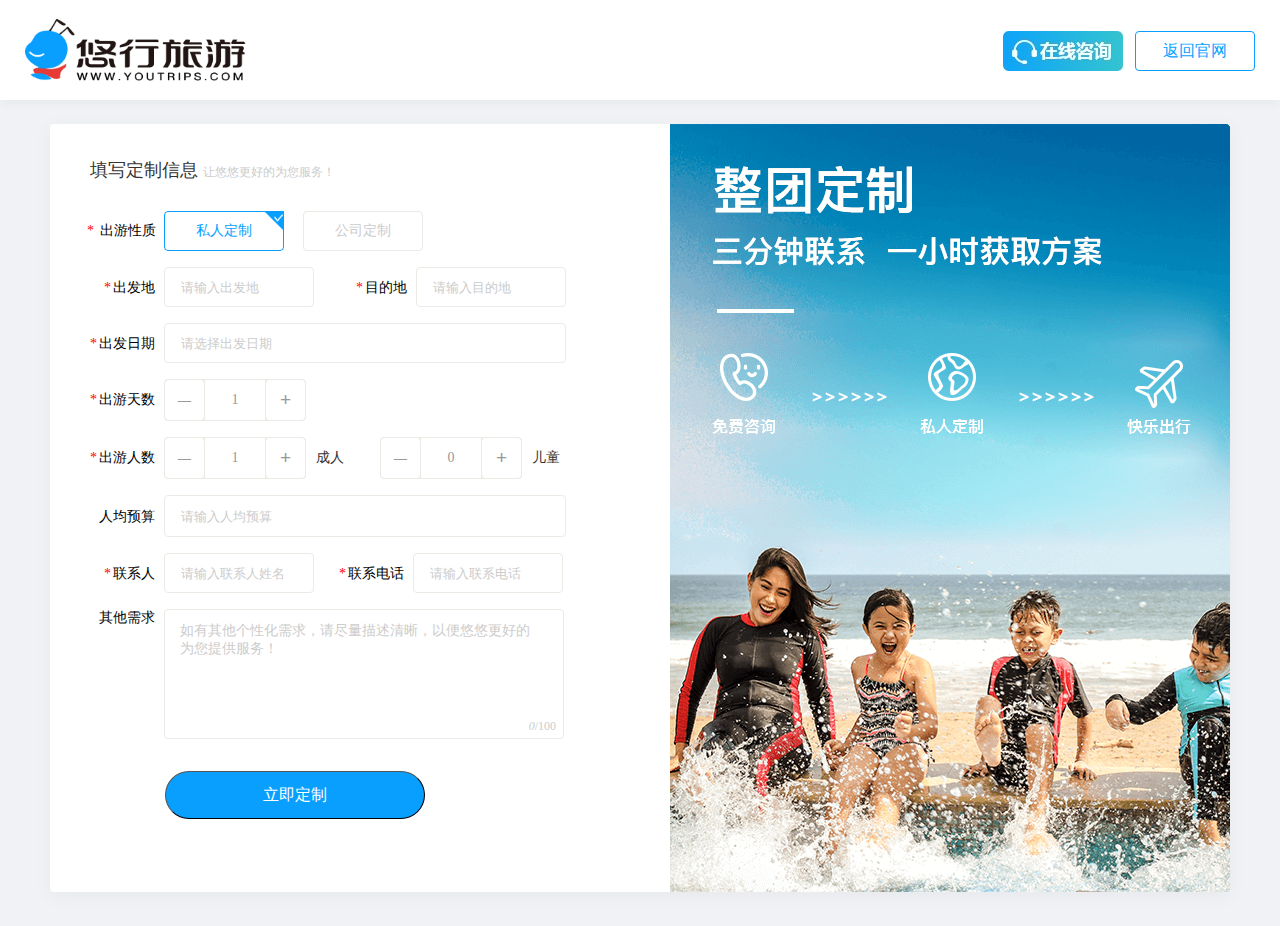
<file: custom.html>
<!DOCTYPE html>
<html lang="en">
<head>
    <meta charset="UTF-8">
    <title>悠行旅游官网</title>
    <link rel="shortcut icon" href="./img/logo.ico" type="image/x-icon" sizes="16x16">
    <meta name="renderer" content="webkit"/>
    <meta name="force-rendering" content="webkit"/>
    <meta name="keywords" content="旅游,悠行,定制, trip, tour,travel,tourism">
    <meta name="description" content="这是一个关于旅游服务的网站">
    <Meta name="Robots" Content="All|index|follow">
    <meta http-equiv="X-UA-Compatible" content="IE=edge,chrome=1"/>
    <meta http-equiv="X-UA-Compatible" content="ie=edge">
    <meta name="viewport" content="width=device-width, initial-scale=1, minimum-scale=1, maximum-scale=1">
    <link rel="stylesheet" href="./css/main.css">
    <script src="lib/laydate/laydate/laydate.js"></script>
    <script>
        // 分辨率大于等于1680，大部分为1920的情况下，调用此css分辨率大于等于1680，大部分为1920的情况下，调用此css
        if (window.screen.width >= 1680) {
            document.write('<link rel="stylesheet" href="./css/index_1920.css">');
        } else if (window.screen.width >= 1600) {
            // 分辨率再在1600-1680的情况下，调用此css
            document.write('<link rel="stylesheet" href="./css/index_1600.css">');
        } else {
            // 分辨率小于1600的情况下，调用此css
            document.write('<link rel="stylesheet" href="./css/index_1366.css">');
        }
    </script>
    <script>
        var _hmt = _hmt || [];
        (function() {
            var hm = document.createElement("script");
            hm.src = "https://hm.baidu.com/hm.js?0c17c93e84a237ed1c329ac9fdfc42c8";
            var s = document.getElementsByTagName("script")[0];
            s.parentNode.insertBefore(hm, s);
        })();
    </script>
</head>
<body style="height: 926px;background-color: #f0f2f5;">
<div style="background-color: #f0f2f5;height: 926px">
    <div style="background-color: #ffffff;box-shadow: 0px 4px 10px 0px rgba(0, 0, 0, 0.04);">
        <div style="width:1230px;height: 100px;background-color: #ffffff;margin-bottom: 24px"
             class="clearfix">
            <img src="./img/logo.png" style="width: 221px;height: 62px;float: left;margin-top: 19px">
            <input type="button" value="返回官网"
                   style="width: 120px;height: 40px;background-color: #ffffff;border-radius: 4px;border: solid 1px #089fff;font-family: MicrosoftYaHei;font-size: 16px;color: #089fff;float: right;margin-top: 31px;text-indent: 0;line-height: 28px"
                   onclick="home()">
            <img src="./img/advisory.jpg" style="width: 120px;height: 40px;cursor: pointer;float: right;margin-top: 31px;margin-right: 12px" onclick="window.location.href='http://p.qiao.baidu.com/cps/chat?siteId=13201117&userId=27500048'">
        </div>
    </div>
    <div style="width: 1180px;height: 768px;background-color: #ffffff;box-shadow: 0px 4px 19px 1px rgba(0, 0, 0, 0.04);border-radius: 4px;position: relative">
        <h5 class="make"
            style="height: 17px;line-height: 17px; font-family: MicrosoftYaHei;font-size: 18px;font-weight: normal;font-stretch: normal;letter-spacing: 0px;color: #333333;padding-top: 38px;margin-bottom: 32px">
            填写定制信息
            <span style="font-size: 12px;color: #cccccc;"> 让悠悠更好的为您服务！</span>
        </h5>
        <!--左边表单-->
        <form style="" id="form">
            <div class="private">
                <label class="make"
                       style="vertical-align: middle;padding-left: 37px">
                    <span>*</span>
                    出游性质
                </label>
                <ul style="display: inline-block;vertical-align: middle;position: relative" class="button" id="chuyouxingzhi">
                    <li>
                            <input onclick="geren()" type="button" value="私人定制" id="button1" class="active" data-type="1"
                                   style="text-indent: 0px"
                            >
                        <input type="hidden" name="travelNature" id="travelNature" value="1">
                        <img src="img/select.png" class="biaoshi1"
                             style="width: 20px;height: 20px;position: absolute;left: 100px;top: 0px;">
                    </li>
                    <li>
                        <input onclick="gongsi()" type="button" value="公司定制" style="margin-left: 19px;text-indent: 0px"
                               id="button2" class="active1" data-type="2"
                        >
                        <img src="img/select.png" class="biaoshi2" style="width: 20px;height: 20px;position: absolute;left: 239px;top: 0px;display: none">
                    </li>
                </ul>
            </div>
            <div class="div">
                <div class="make-top" style="position: relative">
                    <label class="make" style="margin-left: 14px"><span>*</span>出发地</label>
                    <input id="departure" onfocus="seStyle()" onblur="setStyle()" name="departure" type="text"
                           placeholder="请输入出发地" class="make-destination" autocomplete="off" style="cursor:text">
                    <img src="img/gantanhao.png" class="mark"
                         style="width: 16px;height: 16px;position: absolute;left: 242px;top: 10px;display: none">
                    <label class="make" style="padding-left: 38px;"><span>*</span>目的地</label>
                    <input id="destination" onfocus="rStyle()" onblur="brStyle()" required name="destination"
                           type="text" placeholder="请输入目的地" class="make-destination" autocomplete="off" style="cursor:text">
                    <img src="img/gantanhao.png" class="marktwo"
                         style="width: 16px;height: 16px;position: absolute;left: 498px;top: 10px;display: none">
                </div>
                <div class="make-top" style="position: relative">
                    <label class="make"><span>*</span>出发日期</label>
                    <input type="text" onfocus="sStyle()" onblur="srStyle()" required id="departureDate"
                           name="departureDate" placeholder="请选择出发日期"
                           style="width: 400px;height: 38px;border-radius: 4px;border: solid 1px #ebeae4;cursor: default"
                           autocomplete="off"
                    >
                    <img src="img/gantanhao.png" class="markthree"
                         style="width: 16px;height: 16px;position: absolute;left: 498px;top: 10px;display: none">
                </div>
                <div class="make-top">
                    <label class="make"><span>*</span>出游天数</label>
                    <ul class="box" style="display: inline-block;vertical-align: middle">
                        <li>
                            <button id="left" class="gt" style="border-right: 1px solid #ebeae4;background-color: #ffffff;color: #999999;border-radius: 4px;cursor: pointer;">—
                            </button>
                        </li>
                        <li><input name="travelDays" id="travelDays" type="text" value="1" onblur="tryStyle()"
                                   style="text-indent: 0px; cursor: text;" autocomplete="off"/></li>
                        <li>
                            <button id="right" class="gt"
                                    style="border-left: 1px solid #ebeae4;font-size: 19px;cursor: pointer">+
                            </button>
                        </li>
                    </ul>

                </div>
                <div class="make-top">
                    <div class="make" style="display: inline-block;vertical-align: middle"><span>*</span>出游人数</div>
                    <ul class="box" style="display: inline-block;vertical-align: middle">
                        <li>
                            <button type=“button” id="peopleleft" class="gt" style="border-right: 1px solid #ebeae4;cursor: pointer">—
                            </button>
                        </li>
                        <li><input name="travelNumber" id="peopletext" type="text" value="1" style="text-indent: 0px;cursor: text" autocomplete="off" onblur="peopleStyle()"/>
                        </li>
                        <li>
                            <button type=“button” id="peopleright" class="gt"
                                    style="border-left: 1px solid #ebeae4;font-size: 19px;cursor: pointer;">+
                            </button>
                        </li>
                    </ul>
                    <span style="font-family: MicrosoftYaHei;font-size: 14px;font-weight: normal;font-stretch: normal;letter-spacing: 0px;color: #333333;margin-left: 6px;margin-right: 32px;">成人</span>
                    <ul class="box" style="display: inline-block;vertical-align: middle">
                        <li>
                            <button type=“button” id="childrenleft" class="gt"
                                    style="border-right: 1px solid #ebeae4;cursor: pointer">
                                —
                            </button>
                        </li>
                        <li><input name="travelNumberChildren" id="childrentext" type="text" value="0"
                                   style="text-indent: 0px;cursor: text" autocomplete="off" onblur="boyStyle()"/></li>
                        <li>
                            <button type=“button” id="childrenright" class="gt"
                                    style="border-left: 1px solid #ebeae4;font-size: 19px;cursor: pointer">+
                            </button>
                        </li>
                    </ul>
                    <span style="font-family: MicrosoftYaHei;font-size: 14px;font-weight: normal;font-stretch: normal;letter-spacing: 0px;color: #333333;margin-left: 6px;">儿童</span>
                </div>
                <div class="make-top">
                    <label class="make"><span id="renjun">*</span>人均预算</label>
                    <input name="budget" type="number" placeholder="请输入人均预算" id="budget"
                           style="width: 400px;height: 40px;background-color: #ffffff;border-radius: 4px;border: solid 1px #ebeae4;cursor: text;text-indent: 16px"
                           autocomplete="off"
                           onfocus="renStyle()" onblur="reStyle()"
                    >
                </div>
                <div class="make-top-corporate" style="position: relative">
                    <label class="make"><span>*</span>公司名称</label>
                    <input id="companyName" required name="companyName"
                           class="corporate" type="text" placeholder="请输入公司名称"
                           style="width: 399px;height: 40px;background-color: #ffffff;border-radius: 4px;border: solid 1px #ebeae4;cursor: text"
                           onfocus="lStyle()" onblur="ltStyle()"
                           autocomplete="off">
                    <img src="img/gantanhao.png" class="markfour"
                         style="width: 16px;height: 16px;position: absolute;left: 494px;top: 10px;display: none">
                    <!--<img src="img/duihao.png" class="markfour1"-->
                         <!--style="width: 20px;height: 20px;position: absolute;left: 498px;top: 1px;display: none">-->
                </div>
                <div class="make-top" style="position: relative">
                    <label class="make" style="margin-left: 14px"><span>*</span>联系人</label>
                    <input id="contactName" onfocus="tStyle()" onblur="btStyle()" required name="contactName"
                           type="text" class="make-destination" placeholder="请输入联系人姓名" autocomplete="off" style="cursor: text">
                    <img src="img/gantanhao.png" class="markfive"
                         style="width: 16px;height: 16px;position: absolute;left: 242px;top: 10px;display: none">

                    <label class="make" style="margin-left: -19px"><span>*</span>联系电话</label>
                    <input id="contactPhone" required name="contactPhone"
                           type="number" class="make-destination" placeholder="请输入联系电话"
                           onblur="phonestyle()"
                           onfocus="eStyle()"
                           onkeyup="this.value=this.value.replace(/\D/g,'')"
                           onafterpaste="this.value=this.value.replace(/\D/g,'')" autocomplete="off" style="cursor: text">
                    <img src="img/gantanhao.png" class="marksix"
                         style="width: 16px;height: 16px;position: absolute;left: 492px;top: 10px;display: none">
                </div>
                <div class="make-top">
                    <div class="tcp_box">
                        <label class="make" style="vertical-align:top"><span
                                style="vertical-align:top;visibility: hidden">*</span>其他需求</label>
                        <textarea id="otherRequirements" dirname="otherRequirements" class="tcp_content" maxlength="100"
                                  onchange="this.value=this.value.substring(0,100)"
                                  onkeydown="this.value=this.value.substring(0,100)"
                                  onkeyup="this.value=this.value.substring(0,100)" name="otherRequirements"
                                  onblur="teStyle()" onfocus="textStyle()"
                                  style="width: 398px;height: 120px;background-color: #ffffff;border-radius: 4px;border: solid 1px #ebeae4; resize:none ;text-indent: 16px;padding-top: 8px;cursor: text"></textarea>
                        <p class="pl_tcp">如有其他个性化需求，请尽量描述清晰，以便悠悠更好的为您提供服务！</p>
                        <span class="t_h"><i>0</i>/100</span>
                    </div>
                </div>
                <input type="button" onclick="logon()" onmousedown="onmou()" onmouseup="onmouup()" class="now" value="立即定制"
                       style="width: 260px;height: 48px;background-color: #089fff;border-radius: 24px;border-width: 0.01px;
                   font-size: 16px;font-weight: normal;font-stretch: normal;letter-spacing: 0px;color: #ffffff;margin: 28px 0 36px 115px;outline:none;text-indent: 0"
                >
                <input type="hidden" name="source" id="source" value="C">
                <input type="hidden" name="orderSource" id="orderSource" value="1">
            </div>
        </form>
        <!--右边图片-->
        <div style="position: absolute;right: 0;top: 0;">
            <img src="img/makebanner.png">
        </div>
    </div>
    <div class="cover">
        <div class="cover1"></div>
        <div class="alert">
            <img src="img/ICON.png" style="width: 72px;height: 72px;margin-top: 44px">
            <h1 style="font-family: MicrosoftYaHei;font-size: 28px;font-weight: normal;font-stretch: normal;letter-spacing: 0px;color: #089fff;margin-top: 24px;">
                提交成功！</h1>
            <h4 style="font-family: MicrosoftYaHei;font-weight: normal;font-stretch: normal;letter-spacing: 0px;color: #333333;margin-top: 16px">
                悠悠将尽快安排定制师联系您，请耐心等待。</h4>
            <input id="home" type="button" onclick="home()" value="返回官网" style="width: 320px;height: 48px;background-color: #089fff;border-radius: 24px;border-width: 1px;
                   font-size: 16px;font-weight: normal;font-stretch: normal;letter-spacing: 0px;color: #ffffff;outline:none;margin-top: 34px;">
        </div>
    </div>
</div>
</body>
</html>
<script src="lib/jquery.js"></script>
<script type="text/javascript">
    var left = document.querySelector("#left");
    var right = document.querySelector("#right");
    var i = document.getElementById("travelDays").value;
    var peopleleft = document.querySelector("#peopleleft");
    var peopleright = document.querySelector("#peopleright");
    var j = document.getElementById("peopletext").value;
    var childrenleft = document.querySelector("#childrenleft");
    var childrenright = document.querySelector("#childrenright");
    var k = document.getElementById("childrentext").value;
    var alert = document.querySelector(".cover");
    var sourceUrl = window.location.href;
    var canClickButton = true
    function tryStyle() {
        document.getElementById('travelDays').style.border = "0px solid #ebeae4"
        var str = /^\d+$/
        if (!(str.test($('#travelDays').val()))) {
            $('#travelDays').val('1')
            return false;
        } else if ($('#travelDays').val()<1) {
            $('#travelDays').val('1')
        }else {
            return true
        }
    }
    function peopleStyle() {
        document.getElementById('peopletext').style.border = "0px solid #ebeae4"
        var str = /^\d+$/
        if (!(str.test($('#peopletext').val()))) {
            $('#peopletext').val('1')
            return false;
        } else if ($('#peopletext').val()<1) {
            $('#peopletext').val('1')
        }else {
            return true
        }
    }
    function boyStyle() {
        document.getElementById('childrentext').style.border = "0px solid #ebeae4"
        var str = /^\d+$/
        if (!(str.test($('#childrentext').val()))) {
            $('#childrentext').val('0')
            return false;
        } else if (str) {
            return true;
        }
    }
    function teStyle() {
        document.getElementById('otherRequirements').style.border = "1px solid #ebeae4"
    }
    function textStyle() {
        document.getElementById('otherRequirements').style.border = "1px solid #089fff"
    }
    function seStyle() {
        document.getElementById('departure').style.border = "1px solid #089fff"
        $('.mark').css('display', 'none')
    }
    function setStyle() {
        document.getElementById('departure').style.border = "1px solid #ebeae4"

        var str = /^[\u4e00-\u9fa5]{2,}$/
        if (!(str.test($('#departure').val()))) {
            $('#departure').val('')
            return false;
        } else if (str) {
            return true;
        }
    }
    function rStyle() {
        document.getElementById('destination').style.border = "1px solid #089fff"
        $('.marktwo').css('display', 'none')
    }
    function sStyle() {
        document.getElementById('departureDate').style.border = "1px solid #089fff"
        $('.markthree').css('display', 'none')

    }
    function srStyle() {
        document.getElementById('departureDate').style.border = "1px solid #ebeae4"
    }
    function lStyle() {
        document.getElementById('companyName').style.border = "1px solid #089fff"
        $('.markfour').css('display', 'none')
    }
    function ltStyle() {
        document.getElementById('companyName').style.border = "1px solid #ebeae4"
    }
    function tStyle() {
        document.getElementById('contactName').style.border = "1px solid #089fff"
        $('.markfive').css('display', 'none')
    }


    function eStyle() {
        // document.getElementById('contactPhone').style.border = "1px solid #089fff"
        $('#contactPhone').css('border', '1px solid #089fff')
        $('.marksix').css('display', 'none')
    }
    function brStyle() {
       document.getElementById('destination').style.border = "1px solid #ebeae4"
        var str = /^[\u4e00-\u9fa5]{2,}$/
        if (!(str.test($('#destination').val()))) {
            $('#destination').val('')
            return false;
        } else if (str) {
            return true;
        }
    }
    function renStyle() {
        document.getElementById('budget').style.border = "1px solid #089fff"
    }
    function reStyle() {
        document.getElementById('budget').style.border = "1px solid #ebeae4"
        if ($('#budget').val()<=0){
            $('#budget').val('')
            return false;
        }
    }
    function btStyle() {
        document.getElementById('contactName').style.border = "1px solid #ebeae4"
        var str = /^[\A-Za-z\u4e00-\u9fa5]{2,6}$/
        // var bt = value.replace(/\s/g,"")
        if (!(str.test($('#contactName').val()))) {
            $('#contactName').val('')
            return false;
        } else if (str) {
            return true;
        }
    }
    function phonestyle(mobileNum) {
        document.getElementById('contactPhone').style.border = "1px solid #ebeae4"
        var ph = /^\d{11}$/
        if (!(ph.test($("#contactPhone").val()))) {
            $('#contactPhone').val('')
            return false;
        } else if (ph) {

            return true;
        }
    }

    left.onclick = function (e) {
        e.preventDefault();
        if (i <= 1) {
            i = 1
        } else {
            i--
            document.getElementById("travelDays").value = i;
        }
    }
    right.onclick = function (e) {
        e.preventDefault();
        i++
        document.getElementById("travelDays").value = i;

    }
    peopleleft.onclick = function (e) {
        e.preventDefault();
        if (j <= 1) {
            j = 1
        } else {
            j--
            document.getElementById("peopletext").value = j;
        }
    }
    peopleright.onclick = function (e) {
        e.preventDefault();
        j++
        document.getElementById("peopletext").value = j;


    }
    childrenleft.onclick = function (e) {
        e.preventDefault();
        if (k <= 0) {
            k = 0
        } else {
            k--;
            document.getElementById("childrentext").value = k;
        }
    }
    childrenright.onclick = function (e) {
        e.preventDefault();
        k++
        document.getElementById("childrentext").value = k;

    }

    function  getUrlParam (name) {
        var reg = new RegExp("(^|&)" + name + "=([^&]*)(&|$)"); //构造一个含有目标参数的正则表达式对象
        var r = window.location.search.substr(1).match(reg);  //匹配目标参数
        if (r != null) return unescape(r[2]); return null; //返回参数值
    }

    /*弹窗*/
    function home() {
        var origin = getUrlParam('origin')
        if (origin === 'baidu') {
            window.location.href = 'http://www.youtrips.com/neirong/html/index.html';
            alert.style.display = 'none';
        } else {
            window.location.href = 'index.html';
            alert.style.display = 'none';
        }
    }

    /*个人定制、公司订制相互切换*/
    let corporate = document.querySelector('.make-top-corporate');
    let button1 = document.querySelector('#button1');
    let button2 = document.querySelector('#button2');
    let renjun = document.querySelector('#renjun');
    let biaoshi1 = document.querySelector('.biaoshi1');
    let biaoshi2 = document.querySelector('.biaoshi2');

    function gongsi() {
        corporate.style.display = 'block';
        button2.style.color = '#089fff';
        button1.style.color = '#ebeae4';
        button1.style.borderColor = '#ebeae4';
        button2.style.borderColor = '#089fff';
        biaoshi1.style.display = 'none';
        biaoshi2.style.display = 'block';
        $("#chuyouxingzhi input").removeClass("active");
        $("#button2").addClass("active");
        $("#form input").each(function(){
            var mark = document.querySelector(".mark");
            $("#departure").val('');
            $("#destination").val('');
            $("#departureDate").val('');
            $("#traveDays").val('');
            $("#travelNumber").val('');
            $("#travelNumberChildren").val('');
            $("#budget").val('');
            $("#companyName").val('');
            $("#contactName").val('');
            $("#contactPhone").val('');
            $("#otherRequirements").val('');
            mark.style.display = 'none'
            $("#departure").css('border', '1px solid #ebeae4')
            $('.marktwo').css('display', 'none')
            $("#destination").css('border', '1px solid #ebeae4')
            $('.markfour').css('display', 'none')
            $("#companyName").css('border', '1px solid #ebeae4')
            $('.markthree').css('display', 'none')
            $("#departureDate").css('border', '1px solid #ebeae4')
            $('.markfive').css('display', 'none')
            $("#contactName").css('border', '1px solid #ebeae4')
            $('.marksix').css('display', 'none')
            $("#contactPhone").css('border', '1px solid #ebeae4')
        });
    }

    function geren(){
        corporate.style.display = 'none';
        button1.style.color = '#089fff';
        button2.style.color = '#ebeae4';
        button1.style.borderColor = '#089fff';
        button2.style.borderColor = '#ebeae4';
        biaoshi2.style.display = 'none';
        biaoshi1.style.display = 'block';
        $("#chuyouxingzhi input").removeClass("active");
        $("#button1").addClass("active");
        $("#form input").each(function(){
            var mark = document.querySelector(".mark");
            $("#departure").val('');
            $("#destination").val('');
            $("#departureDate").val('');
            $("#traveDays").val('');
            $("#travelNumber").val('');
            $("#travelNumberChildren").val('');
            $("#budget").val('');
            $("#companyName").val('');
            $("#contactName").val('');
            $("#contactPhone").val('');
            $("#otherRequirements").val('');
            mark.style.display = 'none'
            $("#departure").css('border', '1px solid #ebeae4')
            $('.marktwo').css('display', 'none')
            $("#destination").css('border', '1px solid #ebeae4')
            $('.markfour').css('display', 'none')
            $("#companyName").css('border', '1px solid #ebeae4')
            $('.markthree').css('display', 'none')
            $("#departureDate").css('border', '1px solid #ebeae4')
            $('.markfive').css('display', 'none')
            $("#contactName").css('border', '1px solid #ebeae4')
            $('.marksix').css('display', 'none')
            $("#contactPhone").css('border', '1px solid #ebeae4')
        });
    }
    function onmouup() {
        var now = document.querySelector('.now')
        now.style.boxShadow = 'none '
    }
    function onmou() {
        var now = document.querySelector('.now')
        now.style.boxShadow = 'black 0px 0px 10px';
    }

    /*获取 intentionSource */
    function getRequest() {
        let url = location.search
        let theRequest = {}
        if (url.indexOf('?') !== -1) {
            let str = url.substr(1)
            let strs = str.split('&')
            for (let i = 0; i < strs.length; i++) {
                theRequest[strs[i].split('=')[0]] = unescape(strs[i].split('=')[1])
            }
        }
        return theRequest
    }

    /*form表单提交*/
    function logon() {
        // var search = location.search;
        // var intentionSource = search.split("=")[1]

        var Request = undefined;
        Request = getRequest();
        var intentionSource = Request["intentionSource"];


        var validSuccess = true;
        var mark = document.querySelector(".mark");
        if ($('#departure').val() == "") {
            mark.style.display = 'block'
            $("#departure").css('border', '1px solid red')
            validSuccess = false;
        }

        if ($('#destination').val() == "") {
            $('.marktwo').css('display', 'block')
            $("#destination").css('border', '1px solid red')
            validSuccess = false;
        }

        if ($('#departureDate').val() == "") {
            $('.markthree').css('display', 'block')
            $("#departureDate").css('border', '1px solid red')
            validSuccess = false;
        }

        if ($('#contactName').val() == "") {
            $('.markfive').css('display', 'block')
            $("#contactName").css('border', '1px solid red')
            validSuccess = false;
        }
        if ($('#contactPhone').val() == "") {
            $('.marksix').css('display', 'block')
            $("#contactPhone").css('border', '1px solid red')
            validSuccess = false;
        }
        if (!validSuccess) {
            return;
        }
        var formObject = {
            travelNature:$('#chuyouxingzhi li input.active').data("type"),
            departureName:$('#departure').val(), // 出发地
            destinationName:$('#destination').val(), // 目的地
            budget:$('#budget').val(), // 人均预算
            companyName:$('#companyName').val(), // 公司名称
            contactName:$('#contactName').val(), // 名称
            contactPhone:$('#contactPhone').val(), // 电话
            travelDate:$('#departureDate').val(), // 出发日期
            travelDays:$('#travelDays').val(), // 出游天数
            adultNumber:$('#peopletext').val(), // 成人
            childNumber:$('#childrentext').val(), // 儿童
            remarks:$('#otherRequirements').val(), // 备注
            source:$('#source').val(),
            orderSource:$('#orderSource').val(),
            sourceUrl:sourceUrl, // 网址来源
            intentionSource: intentionSource ? intentionSource:'2', // 来源
            intentionBusiness: 1 // 意向业务 0 -定制游
        };

        if (canClickButton === true) {
            canClickButton = false
            $.ajax({
                type: "post",
                url: "https://boss.feiying360.com/api/intention",
                contentType: "application/json; charset=utf-8",
                dataType: "json",
                crossDomain: true,
                data: JSON.stringify(formObject),
                success: function (result) {
                    // console.log(result);//打印服务端返回的数据(调试用)
                    if (result.code == 200) {
                        alert.style.display = 'block';
                    } else {
                        alert("发送失败");
                    }
                }
            })
            canClickButton = true
            return true
        } else {
            return false
        }

    }

    /*出发日期插件*/
    laydate.render({
        elem: '#departureDate',
        min:0,

    }),

    /*textarea 用户输入限制字数*/
    $(".tcp_content").focus(function () {
        if ($(this).val() == "") {
            $(".tcp_box p").css('display', 'none')
        }
    }).blur(function () {
        if ($(this).val() == "") {
            $(".tcp_box p").css('display', 'block')
        } else {
            $(".tcp_box p").css('display', 'none')
        }
    })
    $(".pl_tcp").click(function () {
        $(this).css('display', 'none');
        $(".tcp_content").focus();
    })
    $(".tcp_content").change(function () {
        $(".t_h i").html($(".tcp_content").val().length)
    })
    $(".tcp_content").keydown(function () {
        $(".t_h i").html($(".tcp_content").val().length)
    })
    $(".tcp_content").keyup(function () {
        $(".t_h i").html($(".tcp_content").val().length)
    })

</script>
</file>
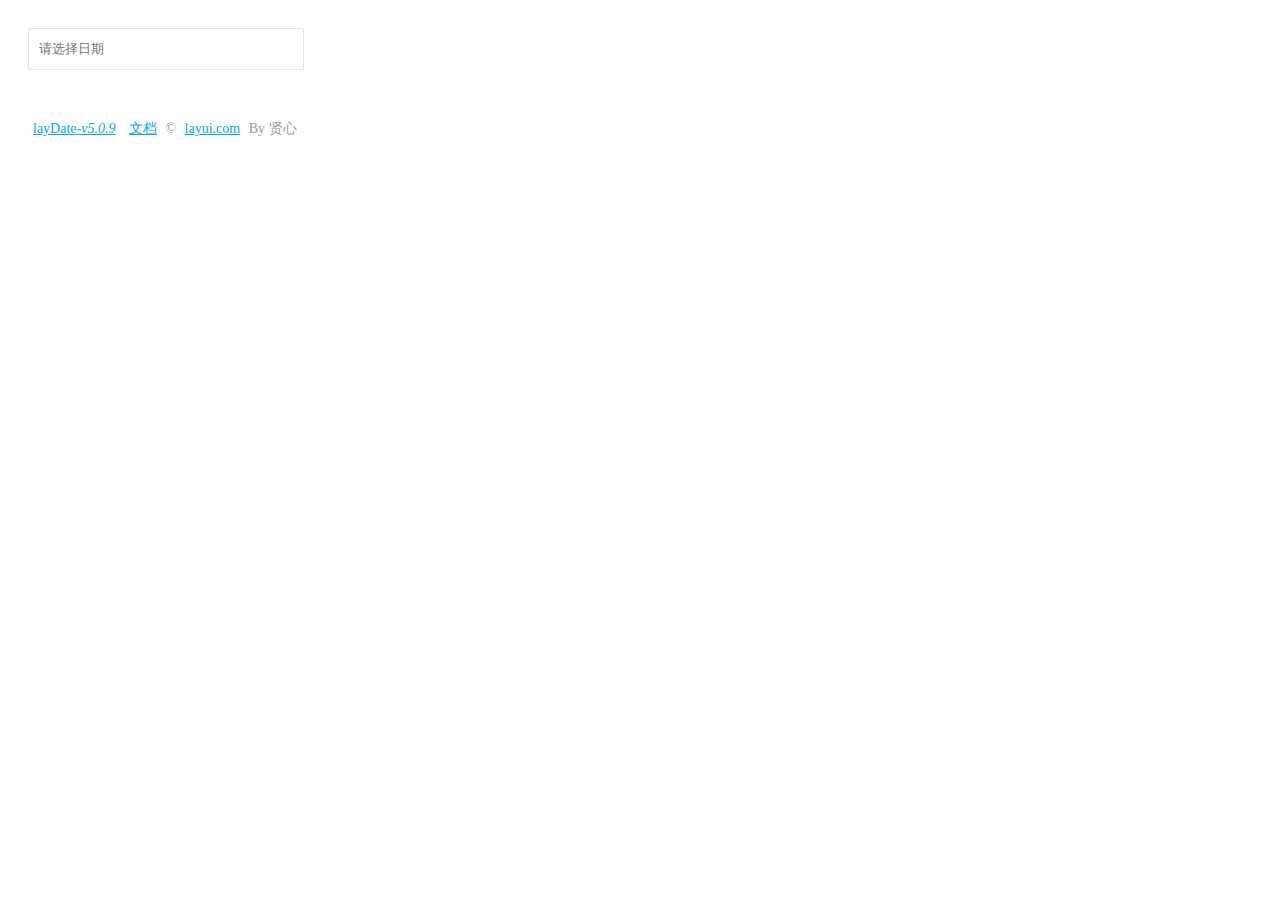
<file: lib/laydate/test.html>
<!DOCTYPE html>
<html>
<head>
  <meta charset="utf-8">
  <title>使用 layDate 独立版</title>
  <meta name="renderer" content="webkit">
  <meta http-equiv="X-UA-Compatible" content="IE=edge,chrome=1">
  <meta name="viewport" content="width=device-width, initial-scale=1, maximum-scale=1">
  <meta name="apple-mobile-web-app-status-bar-style" content="black"> 
  <meta name="apple-mobile-web-app-capable" content="yes">
  <meta name="format-detection" content="telephone=no">

  <style>
  body{padding: 20px;}
  .demo-input{padding-left: 10px; height: 38px; min-width: 262px; line-height: 38px; border: 1px solid #e6e6e6;  background-color: #fff;  border-radius: 2px;}
  .demo-footer{padding: 50px 0; color: #999; font-size: 14px;}
  .demo-footer a{padding: 0 5px; color: #01AAED;}
  </style>
</head>
<body>
<input type="text" class="demo-input" placeholder="请选择日期" id="test1">

<div class="demo-footer">
  <a href="http://www.layui.com/laydate/" target="_blank">layDate<cite id="version"></cite></a>
  <a href="http://www.layui.com/doc/modules/laydate.html" target="_blank">文档</a>
  <span>&copy; <a href="http://www.layui.com/" target="_blank">layui.com</a> By 贤心<span>
</div>

<script src="laydate/laydate.js"></script> <!-- 改成你的路径 -->
<script>
lay('#version').html('-v'+ laydate.v);

//执行一个laydate实例
laydate.render({
  elem: '#test1' //指定元素
});
</script>
</body>
</html>
</file>
<file: css/main.css>
html, body {
    height: 926px;
}
*{
    margin: 0 auto;
    padding: 0;
}
ul ,li {
    list-style: none;
}
input{
    text-indent:16px;
    cursor: pointer;
}
h2{
    font-weight: normal;
    text-align: center;
    margin: 0;
}
.p2{
    text-transform: capitalize;
    text-align: center;
    color: #999;
}
.clearfix:after{
    content: "";
    display: block;
    height: 0;
    clear: both;
    visibility: hidden;
}
.clearfix {
    zoom: 1;
}
.fl {
    float: left;
}
.fr {
    float: right;
}
.make{
    padding-left: 40px;
    font-size: 14px;
    margin-right: 5px;
}
.make-custom{
    width: 120px;
    height: 40px;
    background-color: #ffffff;
    border-radius: 4px;
    font-size: 14px;
    font-weight: normal;
    font-stretch: normal;
    letter-spacing: 0;
    color: #cccccc;
    border: solid 1px #ebeae4;
}
.private ul li input{
    width: 120px;
    height: 40px;
    background-color: #ffffff;
    border-radius: 4px;
    font-size: 14px;
    font-weight: normal;
    font-stretch: normal;
    letter-spacing: 0;
    color: #cccccc;
    border: solid 1px #ebeae4;

}
.private ul li .active{
    border: 1px solid #089fff;
    color: #089fff;
}
.make span{
    color: red;
    padding-right: 2px;
}
.make-destination{
    width: 148px;
    height: 38px;
    background-color: #ffffff;
    border-radius: 4px;
    border: solid 1px #ebeae4;
}
.make-top{
    margin-top: 16px;
}
.make-top-corporate{
    margin-top: 16px;
    display: none;
}
.box{
    height: 40px;
    width: 140px;
    background-color: #ebeae4;
    border-radius: 4px;
    border: solid 1px #ebeae4;
}
.box input{
    border: 0;
    width: 60px;
    height: 40px;
    text-align: center;
    font-family: MicrosoftYaHei;
    font-size: 14px;
    font-weight: normal;
    font-stretch: normal;
    letter-spacing: 0px;
    color: #999999;
}
.box .gt{
    width: 40px;
    height: 40px;
    background-color: #ffffff;
    border: none;
    color: #999999;
    border-radius: 4px;
    cursor: pointer;
}
ul{
    list-style: none;
}
ul li{
    padding:0;
    margin:0;
    display: block;
    float: left;
}
input::-webkit-input-placeholder{
    /*padding-left: 16px;*/
    color: #ccc;

}
/*浏览器的兼容问题*/
input::-webkit-input-placeholder{ /* WebKit, Blink, Edge */
    color: #ccc;
}
input:-moz-placeholder { /* Mozilla Firefox 4 to 18 */
    color: #ccc;
}
input::-moz-placeholder { /* Mozilla Firefox 19+ */
    color: #ccc;
}
input:-ms-input-placeholder { /* Internet Explorer 10-11 */
    color: #ccc;
}
input::-webkit-outer-spin-button,
input::-webkit-inner-spin-button{
    -webkit-appearance: none !important;
}
#renjun{
    visibility:hidden
}
.tcp_box{
    position: relative;
}
.pl_tcp{
    width: 350px;
    height: 31px;
    font-family: MicrosoftYaHei;
    font-size: 14px;
    font-weight: normal;
    font-stretch: normal;
    line-height: 18px;
    letter-spacing: 0px;
    color: #cccccc;
    position: absolute;
    left:130px;
    top: 13px;
}
.t_h{
    /*width: 33px;*/
    /*height: 11px;*/
    position: absolute;
    right: 674px;
    bottom: 8px;
    font-family: MicrosoftYaHei;
    font-size: 12px;
    font-weight: normal;
    font-stretch: normal;
    line-height: 18px;
    letter-spacing: 0px;
    color: #cccccc;
}
.cover{
    width: 100%;
    height:100%;
    position: absolute;
    top: 0%;
    left: 0%;
    display: none;
}
.cover1{
    width: 1920px;
    height:926px;
    background-color: #000000;
    opacity: 0.5;
    z-index: 1;
    position: absolute;
    top: 0%;
    left: 0%;
}
.alert{
    width: 556px;
    height: 324px;
    /*background-color: #ffffff;*/
    border-radius: 4px;
    position: absolute;
    left: 35%;
    top: 35%;
    background-image: url("../img/cosmos.png");
    /*transform: translate(-50%, -50%);*/
    /*-webkit-transform: translate(-50%, -50%);*/
    /*-moz-transform: translate(-50%, -50%);*/
    z-index: 99;
    text-align: center;
    opacity: 1;

}
.cosmos{
    width: 100%;
    height: 100%;
    /*background-color: #ffffff;*/
    border-radius: 4px;
    opacity: 1;
}
.mark{

}
.now:hover{
    box-shadow: 0px 2px 8px rgba(13, 139, 255, 0.5) !important;
}
.active:hover{
    color: #089fff !important;
    border-color:#089fff !important;
}
.active1:hover{
    color: #089fff !important;
    border-color:#089fff !important;
}
input:focus{outline:none;}
button:focus{outline: 0;}
textarea:focus{outline: 0;}
</file>
<file: css/index_1920.css>
/*公共部分s*/
.layer{
  min-width: 1000px;
  max-width: 1280px;
  margin-left: auto;
  margin-right: auto;
  height: 100%;
}
.layer_title {
  height: 15%;
  position: relative;
}
.layer_title img{
  margin-left: 150px;
  margin-top: 56px;
  margin-bottom: 36px;
}
.layer_middle {
  height: 50%;
}
.layer_middle .paragraph{
  text-align: left;
}
.layer_middle p{
  line-height: 150%;
  margin-bottom: 10px;
  text-align: center;
  padding: 0 18px;
}
.layer_footer {
  height: 30%;
}
.layer_title .p2{
  font-size: 24px;
  margin-bottom: 50px;
}
.layer_title h2{
  font-size: 38px;
  margin-top: 60px;
}

/*公共部分end*/

/*轮播banners*/
.loopBanner {
  position: relative;
  overflow: auto;
  text-align: center;
}
.loopBanner ul{
  padding: 0;
  height: 100%;
  width: 100%;
}
.loopBanner ul li {
  position: relative;
  float: left;
  height: 100%;
  width: 100%;
}
.loopBanner ul li img{
  height: 100%;
}
.banner_title{
  z-index: 99;
  position: absolute;
  color: #ffffff;
  top: 25%;
  left: 154px;
}
.banner_title p {
  font-size: 72px;
  text-align: left;
  margin-bottom: 10px;
  line-height: 120%;
}
.banner_title p:nth-child(3) {
  font-size: 36px;
  margin-top: 16px;
}
.loopBanner .dots {
  position: absolute;
  left: 0;
  right: 0;
  bottom: 20px;
}

.loopBanner .dots li {
  display: inline-block;
  width: 10px;
  height: 10px;
  margin: 0 4px;
  text-indent: -999em;
  border: 2px solid #fff;
  border-radius: 6px;
  cursor: pointer;
  opacity: .4;
  -webkit-transition: background .5s, opacity .5s;
  -moz-transition: background .5s, opacity .5s;
  transition: background .5s, opacity .5s;
}

.loopBanner .dots li.active {
  background: #fff;
  opacity: 1;
}

.loopBanner .prev {
  display: -webkit-box;  /* 老版本语法: Safari, iOS, Android browser, older WebKit browsers. */
  display: -moz-box;     /* 老版本语法: Firefox (buggy) */
  display: -ms-flexbox;  /* 混合版本语法: IE 10 */
  display: -webkit-flex; /* 新版本语法: Chrome 21+ */
  display: flex;
  align-items: center;
  position: absolute;
  top: 0;
  width: 40px;
  height: 100%;
  left: 15px;
  cursor: pointer;
  z-index: 10;
}
.loopBanner .next {
  display: -webkit-box;  /* 老版本语法: Safari, iOS, Android browser, older WebKit browsers. */
  display: -moz-box;     /* 老版本语法: Firefox (buggy) */
  display: -ms-flexbox;  /* 混合版本语法: IE 10 */
  display: -webkit-flex; /* 新版本语法: Chrome 21+ */
  display: flex;
  -webkit-box-align: center;
  -webkit-align-items: center;
  -ms-flex-align: center;
  align-items: center;
  position: absolute;
  top: 0;
  height: 100%;
  width: 40px;
  right: 30px;
  cursor: pointer;
  z-index: 10;
}

/*轮播banner end*/
.swiper-container {
  width: 100%;
  height: 100%!important;
}
.swiper-slide{
  overflow: hidden;
}
.arrow{
  position: absolute;
  text-align: center;
  left: 0;
  width: 100%;
  bottom: 5%;
  z-index: 10;
}
.arrow img{
  cursor: pointer;
  z-index: 99;
}
.swiper-pagination {
  height: 400px;
  border: none;
  padding: 0;
  top: 20%;
  width: 100px;
  text-align: center;
}

.swiper-pagination li {
  list-style: none;
  margin: 0 auto 32px auto;
  width: 20px;
  color: #999;
  text-align: center;
  height: 96px;
}
.swiper-pagination li span{
  display: inline-block;
  padding-bottom: 9px;
  margin: 0 auto 32px auto;
  width: 20px;
  color: #999;
  text-align: center;
  font-size: 18px;
}
.swiper-pagination li:hover span, .swiper-pagination li:active span{
  cursor: pointer;
  border-bottom: 3px solid #00aaff;
  color: #000;
  transition: 400ms;
}

.swiper-pagination .activeTitle span{
  border-bottom: 3px solid #00aaff;
  color: #333;
}

#cloud1{
  position: absolute;
  top: 0px;
  left: 0px;
  width: 100%;
  height: 100%;
  background: url("../img/cloud.png") no-repeat;
  z-index: 1;
  opacity: 0.8;
}
#cloud2{
  position: absolute;
  top: 0px;
  left: 0px;
  width: 100%;
  height: 100%;
  background: url("../img/cloud_1.png") no-repeat;
  z-index: 1;
  opacity: 0.8;
}
#cloud3{
  position: absolute;
  top: 0px;
  left: 0px;
  width: 100%;
  height: 100%;
  background: url("../img/cloud_2.png") no-repeat;
  z-index: 1;
  opacity: 0.8;
}

.content {
  height: 100%;
  max-width: 1280px;
  margin-left: auto;
  margin-right: auto;
  margin-top: 90px;
}
.banner {
  width: 100%;
}
.banner .logoDiv {
  margin: 40px 120px 46px;
  text-align: left;
}

/*简介*/
.briefSlider{
  background: #dbe4eb;
  opacity: 0.9;
  z-index: 10;
}
.layer_middle .brief{
  display: block;
  margin-top: 48px;
}

.layer_middle .brief > li{
  position: relative;
  list-style: none;
  float: left;
  width: 23%;
  padding-left: 8px;
  padding-right: 8px;
  margin-bottom: 0px;
}
.layer_middle .brief li > div .brief_small_title{
  font-size: 24px;
  margin-bottom: 0;
}
.layer_middle .brief li > div{
  position: absolute;
  left: 16px;
  top: 20%;
  width: calc(100% - 32px);
  height: auto;
  color: #ffffff;
  font-size: 18px;
}
.layer_middle .brief li > div p{
  text-align: center;
  text-transform: uppercase;
}
.border_white{
  width: 40px;
  height: 2px;
  background: #ffffff;
  margin:0 auto 18px auto;
}
.layer_middle .brief li > div ul{
  height: auto;
}
.layer_middle .brief li > div .values{
  display: -webkit-box;  /* 老版本语法: Safari, iOS, Android browser, older WebKit browsers. */
  display: -moz-box;     /* 老版本语法: Firefox (buggy) */
  display: -ms-flexbox;  /* 混合版本语法: IE 10 */
  display: -webkit-flex; /* 新版本语法: Chrome 21+ */
  display: flex;
  flex-wrap: wrap;
  height: auto;
}
.layer_middle .brief li > div .values li:nth-child(2n){
  width: 48%;
  margin-bottom: 0px;
  text-align: left;
  padding-left: 5px;
}
.layer_middle .brief li > div .values li:nth-child(2n + 1){
  padding-right: 5px;
  width: 48%;
  margin-bottom: 0px;
  text-align: right;
}
.layer_middle .brief li > div ul li{
  text-align: center;
  width: 100%;
}
.layer_middle .brief img{
  width: 100%;
}

.bannerFooter{
  padding-left: 154px;
  text-align: right;
}
.youtrips{
  margin-top: 43px;
}
.youtrips img{
  display: block;
}
.layer_footer_bottom {
  display: flex;
  display: -webkit-box;  /* 老版本语法: Safari, iOS, Android browser, older WebKit browsers. */
  display: -moz-box;     /* 老版本语法: Firefox (buggy) */
  display: -ms-flexbox;  /* 混合版本语法: IE 10 */
  display: -webkit-flex; /* 新版本语法: Chrome 21+ */
  display: flex;
}
.layer_footer_bottom div:nth-child(1){
  width: 46%;
  text-align: right;
}
.layer_footer_bottom div:nth-child(1) img{
  cursor: pointer;
}
.layer_footer_bottom div:nth-child(2){
  width: 50%;
  font-size: 18px;
  padding-right: 160px;
}
.company{
  position: fixed!important;
  bottom: 5%;
  right: 154px;
  text-align: right;
  z-index: 10;
}

/*发展历程s*/
.history{
  background: url("../img/map.png");
  -webkit-background-size:contain;
  background-size: contain;
  background-repeat: no-repeat;
  background-position: 0 40%;
}
.history_footer img{
  position: absolute;
  bottom: 0;
  left: 50%;
}
.historyContainer {
  margin-top: 20px;
  display: block;
  width: 100%;
  height: 100%;
}
.timeAxle{
  background: #00aaff;
  width: 100%;
  border-radius: 1px;
  border: 1px solid #00aaff;
  position: relative;
}
.timeAxle img{
  width: 10px;
  position: absolute;
  right: -3px;
  top: -9px;
}
.historyContainer ul{
  list-style: none;
  padding-left: 30px;
}
.historyContainer li{
  margin-bottom: 10px;
  font-size: 16px;
}
.historyContainer .content-top{
  height: 30%;
  display: -webkit-box;  /* 老版本语法: Safari, iOS, Android browser, older WebKit browsers. */
  display: -moz-box;     /* 老版本语法: Firefox (buggy) */
  display: -ms-flexbox;  /* 混合版本语法: IE 10 */
  display: -webkit-flex; /* 新版本语法: Chrome 21+ */
  display: flex;
  min-height: 300px;
}
.historyContainer .briefPic {
  margin-top: 56px;
}
.history .p2 {
  padding-bottom: 0;
  margin-bottom: 0;
}
.historyContainer .content-top ul{
  padding-bottom: 20px;
  margin-bottom: 0;
  position: absolute;
  bottom: 0;
  border-left: 2px dotted #00aaff;
}
.historyContainer .content-top ul .year{
  color: #00aaff;
  font-size: 24px;
  position: absolute;
  left: -24px;
  top: -46px;
  font-weight: 600;
}
.historyContainer .content-top .first{
  width: 5%;
  min-width: 80px;
  position: relative;
}
.historyContainer .content-top .first img{
  position: absolute;
  bottom: 0;
  left: 0;
  width: 34px;
  height: 42px;
}
.historyContainer .content-top .sec{
  position: relative;
  width: 26%;
  text-align: left;
}
.historyContainer .content-top .three{
  width: 44%;
  text-align: left;
  position: relative;
}
.historyContainer .content-top .fourth{
  width: 20%;
  text-align: left;
  position: relative;
}

.historyContainer .timeAxle{
  background: #00aaff;
  width: 100%;
  border-radius: 1px;
  border: 1px solid #00aaff;
}
/*content-bottom*/
.historyContainer .content-bottom{
  position: relative;
  height: auto;
  display: -webkit-box;  /* 老版本语法: Safari, iOS, Android browser, older WebKit browsers. */
  display: -moz-box;     /* 老版本语法: Firefox (buggy) */
  display: -ms-flexbox;  /* 混合版本语法: IE 10 */
  display: -webkit-flex; /* 新版本语法: Chrome 21+ */
  display: flex;
}
.historyContainer .content-bottom ul{
  padding-top: 24px;
  border-left: 2px dotted #00aaff;
  position: relative;
}
.historyContainer .content-bottom .first{
  width: 20%;
  position: relative;
}
.historyContainer .content-bottom .sec{
  width: 30%;
  height: 10%;
  text-align: left;
}
.historyContainer .content-bottom .three{
  width: 40%;
  text-align: left;
}
.content-bottom ul .year{
  color: #00aaff;
  font-size: 24px;
  position: absolute;
  left: -28px;
  bottom: -46px;
  font-weight: 600;
}

/*联系我们*/
.contact{
  z-index: 1000;
  width: 100%;
  display: -webkit-box;  /* 老版本语法: Safari, iOS, Android browser, older WebKit browsers. */
  display: -moz-box;     /* 老版本语法: Firefox (buggy) */
  display: -ms-flexbox;  /* 混合版本语法: IE 10 */
  display: -webkit-flex; /* 新版本语法: Chrome 21+ */
  display: flex;
}
.contact figure img{
  display: block;
  margin: 0 auto;
}
.contact figcaption {
  margin-top: 36px;
  margin-bottom: 36px;
  font-size: 24px;
  text-align: center;
}

.contact li {
  position: relative;
  padding-left: 26px;
  padding-right: 26px;
  width: 400px;
  height: 560px;
}

.contact li .inner {
  height: 100%;
  box-sizing: border-box;
  padding: 64px 36px 24px 36px;
  -webkit-border-radius: 2px;
  border-radius: 2px;
  border: 1px solid #e8e8e8;
  background: #fff;
}
.contact li:hover .inner{
  -webkit-box-shadow: 0px 4px 20px rgba(48, 164, 242, 0.4);
  -moz-box-shadow: 0px 4px 20px rgba(48, 164, 242, 0.4);
  box-shadow: 0px 4px 20px rgba(48, 164, 242, 0.4)
}

.contact li .inner p {
  color: #666;
}

.border {
  position: absolute;
  bottom: 20%;
  margin: 10% 0 20% 0;
  width: calc(100% - 126px);
  display: -webkit-box;  /* 老版本语法: Safari, iOS, Android browser, older WebKit browsers. */
  display: -moz-box;     /* 老版本语法: Firefox (buggy) */
  display: -ms-flexbox;  /* 混合版本语法: IE 10 */
  display: -webkit-flex; /* 新版本语法: Chrome 21+ */
  display: flex;
  align-items: center;
}
.border span{
  display: block;
  margin: 0 auto ;
  background: #00aaff;
  height: 4px;
  width: 40px;
}

.contactWay {
  position: absolute;
  margin: 0 auto;
  bottom: 54px;
  width: calc(100% - 126px);
  height: auto;
  display: -webkit-box;  /* 老版本语法: Safari, iOS, Android browser, older WebKit browsers. */
  display: -moz-box;     /* 老版本语法: Firefox (buggy) */
  display: -ms-flexbox;  /* 混合版本语法: IE 10 */
  display: -webkit-flex; /* 新版本语法: Chrome 21+ */
  display: flex;
  justify-content: center;
}
.logoIcon{
  display: inline-block;
  margin-left: 6%;
}
.contactWay div {
  display: inline-block;
  padding-top: 12px;
}
.contactWay div p{
  margin: 0;
  text-align: left;
}
footer{
  position: absolute;
  width: 100%;
  left: 0;
  bottom: 0;
  background: #2e3033;
  height: 120px;
}
footer ul{
  margin-top: 18px;
  max-width: 1280px;
  margin-left: auto;
  margin-right: auto;
  font-size: 12px;
}
footer li:nth-child(1){
  width: 20%;
  float: left;
  color: #fff;
}
footer li:nth-child(2){
  width: 60%;
  float: left;
  color: #fff;
}
footer li:nth-child(2) p{
  margin-top: 1rem;
  text-align: left;
}
footer li:nth-child(3){
  width: 20%;
  color: #fff;
  float: left;
  overflow: hidden;
}
footer li:nth-child(3) p{
  width: 50px;
  text-align: left;
  margin: 0 20px;
  position: relative;
  top: 20px;
}
footer li:nth-child(3) .wecaht{
  position: relative;
  top: 20px;
}

@media (max-height: 750px) {
  .historyContainer .content-top{
    height: 40%;
  }
  .arrow{
    display: none!important;
  }
}
@media (max-width: 1366px) {
  .layer{
    padding-right: 80px;
    padding-left: 80px;
  }
  .layer_middle p{
    font-size: 14px;
  }
  .contactWay div.logoIcon{
    margin-right: 2%;
  }
  .layer_middle .brief li{
    font-size: 14px;
  }
  .historyContainer li{
    font-size: 14px;
  }
  .banner_title p {
    font-size: 42px;
    text-align: left;
  }
  .banner_title p:nth-child(3) {
    font-size: 24px;
  }
}
</file>
<file: css/index_1600.css>
/*公共部分s*/
.layer{
  min-width: 900px;
  max-width: 1200px;
  margin-left: auto;
  margin-right: auto;
  height: 100%;
}
.layer_title {
  height: 14%;
  position: relative;
}
.layer_title img{
  width: 240px;
  height: 68px;
  margin-left: 120px;
  margin-top: 30px;
  margin-bottom: 42px;
}
.layer_middle {
  height: 30%;
}
.layer_middle .paragraph{
  text-align: left;
}
.layer_middle p{
  line-height: 150%;
  margin-bottom: 7px;
  font-size: 14px;
}
.layer_footer {
  height: 21%;
}
.layer_title .p2{
  margin-top: 0px;
  margin-bottom: 35px;
  font-size: 18px;
}
.layer_title h2{
  margin-top: 42px;
  font-size: 26px;
}

/*公共部分end*/
/*轮播banners*/
.loopBanner {
  position: relative;
  overflow: auto;
  text-align: center;
}
.loopBanner ul{
  padding: 0;
  height: 100%;
  width: 100%;
}
.loopBanner ul li {
  position: relative;
  float: left;
  height: 100%;
  width: 100%;
}
.loopBanner ul li img{
  height: 100%;
}
.banner_title{
  z-index: 99;
  position: absolute;
  color: #ffffff;
  top: 25%;
  left: 154px;
}
.banner_title p {
  font-size: 52px;
  text-align: left;
  margin-bottom: 7px;
  line-height: 120%;
}
.banner_title p:nth-child(3) {
  font-size: 24px;
  margin-top: 14px;
}
.loopBanner .dots {
  position: absolute;
  left: 0;
  right: 0;
  bottom: 14px;
}
.loopBanner .dots li {
  display: inline-block;
  width: 12px;
  height: 12px;
  margin: 0 4px;
  text-indent: -999em;
  border: 1px solid #fff;
  border-radius: 50%;
  cursor: pointer;
  opacity: .4;
  -webkit-transition: background .5s, opacity .5s;
  -moz-transition: background .5s, opacity .5s;
  transition: background .5s, opacity .5s;
}

.loopBanner .dots li.active {
  background: #fff;
  opacity: 1;
}

.loopBanner .prev {
  display: -webkit-box;  /* 老版本语法: Safari, iOS, Android browser, older WebKit browsers. */
  display: -moz-box;     /* 老版本语法: Firefox (buggy) */
  display: -ms-flexbox;  /* 混合版本语法: IE 10 */
  display: -webkit-flex; /* 新版本语法: Chrome 21+ */
  display: flex;
  align-items: center;
  position: absolute;
  top: 0;
  width: 40px;
  height: 100%;
  left: 15px;
  cursor: pointer;
  z-index: 10;
}
.loopBanner .next {
  display: -webkit-box;  /* 老版本语法: Safari, iOS, Android browser, older WebKit browsers. */
  display: -moz-box;     /* 老版本语法: Firefox (buggy) */
  display: -ms-flexbox;  /* 混合版本语法: IE 10 */
  display: -webkit-flex; /* 新版本语法: Chrome 21+ */
  display: flex;
  align-items: center;
  position: absolute;
  top: 0;
  height: 100%;
  width: 40px;
  right: 30px;
  cursor: pointer;
  z-index: 10;
}
/*轮播banner end*/
.swiper-container {
  width: 100%;
  height: 100%!important;
}
.swiper-slide{
  overflow: hidden;
}
.arrow{
  position: absolute;
  text-align: center;
  left: 0;
  width: 100%;
  bottom: 5%;
  z-index: 10;
}
.arrow img{
  cursor: pointer;
  z-index: 99;
}
.swiper-pagination {
  height: 400px;
  border: none;
  padding: 0;
  top: 20%;
  width: 100px;
}

.swiper-pagination li {
  list-style: none;
  margin: 0 auto 14px auto;
  width: 20px;
  color: #999;
  text-align: center;
  height: 82px;
}
.swiper-pagination li span{
  display: inline-block;
  padding-bottom: 6px;
  margin: 0 14px 25px auto;
  width: 14px;
  color: #999;
  text-align: center;
  font-size: 14px;
}
.swiper-pagination li:hover span, .swiper-pagination li:active span{
  cursor: pointer;
  border-bottom: 2px solid #00aaff;
  color: #000;
  transition: 400ms;
}

.swiper-pagination .activeTitle span{
  border-bottom: 2px solid #00aaff;
  color: #333;
}

#cloud1{
  position: absolute;
  top: 0px;
  left: 0px;
  width: 100%;
  height: 100%;
  background: url("../img/cloud.png") no-repeat;
  z-index: 1;
  opacity: 0.8;
}
#cloud2{
  position: absolute;
  top: 0px;
  left: 0px;
  width: 100%;
  height: 100%;
  background: url("../img/cloud_1.png") no-repeat;
  z-index: 1;
  opacity: 0.8;
}
#cloud3{
  position: absolute;
  top: 0px;
  left: 0px;
  width: 100%;
  height: 100%;
  background: url("../img/cloud_2.png") no-repeat;
  z-index: 1;
  opacity: 0.8;
}

.content {
  height: 100%;
  max-width: 1280px;
  margin-left: auto;
  margin-right: auto;
  margin-top: 90px;
}
.banner {
  width: 100%;
}
.banner .logoDiv {
  margin: 40px 120px 46px;
  text-align: left;
}
.loopBannerimg{
  width: 100%;
}
/*简介*/
.briefSlider{
  background: #dbe4eb;
}
.layer_middle_brief{
  height: auto;
}
.layer_middle .brief{
  display: block;
  margin-top: 50px;
}
.layer_middle .brief > li{
  position: relative;
  list-style: none;
  float: left;
  width: 23%;
  padding-left: 8px;
  padding-right: 8px;
  margin-bottom: 8px;
}
.layer_middle .brief li > div .brief_small_title{
  font-size: 18px;
  margin-bottom: 0;
}
.layer_middle .brief li > div{
  position: absolute;
  left: 12px;
  top: 20%;
  width: calc(100% - 24px);
  height: auto;
  color: #ffffff;
  font-size: 13px;
}
.layer_middle .brief li > div p{
  text-align: center;
  text-transform: uppercase;
}
.border_white{
  width: 40px;
  height: 2px;
  background: #ffffff;
  margin: 0 auto;
}
.layer_middle .brief li > div ul{
  height: auto;
  margin-top: 10px;
}
.layer_middle .brief li > div .values{
  display: -webkit-box;  /* 老版本语法: Safari, iOS, Android browser, older WebKit browsers. */
  display: -moz-box;     /* 老版本语法: Firefox (buggy) */
  display: -ms-flexbox;  /* 混合版本语法: IE 10 */
  display: -webkit-flex; /* 新版本语法: Chrome 21+ */
  display: flex;
  flex-wrap: wrap;
  height: auto;
}
.layer_middle .brief li > div .values li:nth-child(2n){
  width: 46%;
  margin-bottom: 0px;
  text-align: left;
  padding-left: 5px;
}
.layer_middle .brief li > div .values li:nth-child(2n + 1){
  padding-right: 5px;
  width: 46%;
  margin-bottom: 0px;
  text-align: right;
}

.layer_middle .brief li > div ul li{
  text-align: center;
  width: 100%;
}
.layer_middle .brief img{
  width: 100%;
}

.bannerFooter{
  padding-left: 154px;
  text-align: right;
}
.layer_footer_top{
  margin-top: 32px;
  margin-bottom: 20px;
}
.youtrips img{
  display: block;
  width: 500px;
}
.layer_footer_bottom {
  display: flex;
  display: -webkit-box;  /* 老版本语法: Safari, iOS, Android browser, older WebKit browsers. */
  display: -moz-box;     /* 老版本语法: Firefox (buggy) */
  display: -ms-flexbox;  /* 混合版本语法: IE 10 */
  display: -webkit-flex; /* 新版本语法: Chrome 21+ */
  display: flex;
}
.layer_footer_bottom div:nth-child(1){
  width: 46%;
  text-align: right;
}
.layer_footer_bottom div:nth-child(1) img{
  cursor: pointer;
}
.layer_footer_bottom div:nth-child(2){
  width: 50%;
  font-size: 14px;
  padding-right: 120px;
}
.company{
  position: fixed!important;
  bottom: 5%;
  right: 120px;
  text-align: right;
  z-index: 10;
  font-size: 14px;
}
/*发展历程s*/
.history{
  background: url("../img/map.png");
  -webkit-background-size:contain;
  background-size: contain;
  background-repeat: no-repeat;
  background-position: 0 40%;
}
.history_footer img{
  position: absolute;
  bottom: 0;
}
.historyContainer {
  display: block;
  width: 100%;
  height: 60%;
}
.timeAxle{
  position: relative;
  background: #00aaff;
  width: 100%;
  border-radius: 1px;
  border: 1px solid #00aaff;
}
.timeAxle img{
  width: 10px;
  position: absolute;
  right: -3px;
  top: -9px;
}
.historyContainer ul{
  list-style: none;
  padding-left: 21px;
}
.historyContainer li{
  margin-bottom: 10px;
  font-size: 14px;
}
.historyContainer .content-top{
  height: 40%;
  display: -webkit-box;  /* 老版本语法: Safari, iOS, Android browser, older WebKit browsers. */
  display: -moz-box;     /* 老版本语法: Firefox (buggy) */
  display: -ms-flexbox;  /* 混合版本语法: IE 10 */
  display: -webkit-flex; /* 新版本语法: Chrome 21+ */
  display: flex;
  min-height: 300px;
}
.historyContainer .briefPic {
  margin-top: 56px;
}
.history .p2 {
  padding-bottom: 0;
  margin-bottom: 0;
}
.historyContainer .content-top ul{
  margin-bottom: 0;
  padding-bottom: 10px;
  position: absolute;
  bottom: 0;
  border-left: 2px dotted #00aaff;
}
.historyContainer .content-top ul .year{
  color: #00aaff;
  font-size: 24px;
  position: absolute;
  left: -10px;
  top: -40px;
  font-weight: 600;
}
.historyContainer .content-top .first{
  width: 5%;
  min-width: 42px;
  position: relative;
}
.historyContainer .content-top .first img{
  position: absolute;
  bottom: 0;
  left: 0;
  width: 34px;
  height: 42px;
}
.historyContainer .content-top .sec{
  position: relative;
  width: 26%;
  text-align: left;
}
.historyContainer .content-top .three{
  width: 44%;
  text-align: left;
  position: relative;
}
.historyContainer .content-top .fourth{
  width: 20%;
  text-align: left;
  position: relative;
}
.historyContainer .content-top .fourth li img{
  width: 180px!important;
  height: 50px!important;
}
.historyContainer .timeAxle{
  background: #00aaff;
  width: 100%;
  border-radius: 1px;
  border: 1px solid #00aaff;
}
/*content-bottom*/
.historyContainer .content-bottom{
  position: relative;
  height: auto;
  display: -webkit-box;  /* 老版本语法: Safari, iOS, Android browser, older WebKit browsers. */
  display: -moz-box;     /* 老版本语法: Firefox (buggy) */
  display: -ms-flexbox;  /* 混合版本语法: IE 10 */
  display: -webkit-flex; /* 新版本语法: Chrome 21+ */
  display: flex;
}
.historyContainer .content-bottom ul{
  padding-top: 16px;
  border-left: 2px dotted #00aaff;
  position: relative;
}
.historyContainer .content-bottom .first{
  width: 20%;
  position: relative;
}
.historyContainer .content-bottom .sec{
  width: 30%;
  height: 10%;
  text-align: left;
}
.historyContainer .content-bottom .three{
  width: 40%;
  text-align: left;
}
.content-bottom ul .year{
  color: #00aaff;
  font-size: 24px;
  position: absolute;
  left: -16px;
  bottom: -50px;
  font-weight: 600;
}

/*联系我们*/
.contact{
  z-index: 1000;
  width: 100%;
  height: auto;
  display: -webkit-box;  /* 老版本语法: Safari, iOS, Android browser, older WebKit browsers. */
  display: -moz-box;     /* 老版本语法: Firefox (buggy) */
  display: -ms-flexbox;  /* 混合版本语法: IE 10 */
  display: -webkit-flex; /* 新版本语法: Chrome 21+ */
  display: flex;
}
.contact figure img{
  display: block;
  margin: 0 auto;
  width: 50px;
}
.contact figcaption {
  margin-top: 22px;
  margin-bottom: 25px;
  font-size: 16px;
  text-align: center;
}

.contact li {
  position: relative;
  padding-left: 16px;
  padding-right: 16px;
  width: 340px;
  height: 460px;
}

.contact li .inner {
  height: 100%;
  box-sizing: border-box;
  padding: 70px 36px 14px 36px;
  -webkit-border-radius: 2px;
  border-radius: 2px;
  border: 1px solid #e8e8e8;
  background: #fff;
}
.contact li:hover .inner{
  -webkit-box-shadow: 0px 4px 20px rgba(48, 164, 242, 0.4);
  -moz-box-shadow: 0px 4px 20px rgba(48, 164, 242, 0.4);
  box-shadow: 0px 4px 20px rgba(48, 164, 242, 0.4)
}

.contact li .inner p {
  color: #666;
}
.contact li .inner .inner_h2{
  text-align: center;
}
.border {
  position: absolute;
  bottom: 22%;
  margin: 37px auto 54px auto;
  display: -webkit-box;  /* 老版本语法: Safari, iOS, Android browser, older WebKit browsers. */
  display: -moz-box;     /* 老版本语法: Firefox (buggy) */
  display: -ms-flexbox;  /* 混合版本语法: IE 10 */
  display: -webkit-flex; /* 新版本语法: Chrome 21+ */
  display: flex;
  align-items: center;
  width: calc(100% - 104px);
}
.border span{
  display: block;
  margin: 0 auto ;
  background: #00aaff;
  height: 4px;
  width: 40px;
}
.contactWay {
  text-align: center;
  position: absolute;
  margin: 0 auto;
  bottom: 30px;
  width: calc(100% - 104px);
  height: auto;
  display: -webkit-box;  /* 老版本语法: Safari, iOS, Android browser, older WebKit browsers. */
  display: -moz-box;     /* 老版本语法: Firefox (buggy) */
  display: -ms-flexbox;  /* 混合版本语法: IE 10 */
  display: -webkit-flex; /* 新版本语法: Chrome 21+ */
  display: flex;
  justify-content: center;
}
.logoIcon{
  display: inline-block;
  margin-right: 6%;
  width: 48px;
  height: 52px;
}
.contactWay div {
  display: inline-block;
  padding-top: 12px;
}
.contactWay div p{
  margin: 0;
  text-align: left;
}
.contactWay div:nth-child(1){
  display: inline-block;
  position: relative;
  bottom: -10px;
  margin-right: 20px;
}
.contactWay div p{
  margin: 0;
  text-align: left;
}
footer{
  min-width: 1000px;
  position: absolute;
  width: 100%;
  left: 0;
  bottom: 0;
  background: #2e3033;
  height: 84px;
}
footer ul{
  margin-top: 13px;
  max-width: 1000px;
  margin-left: auto;
  margin-right: auto;
  font-size: 9px;
}
footer li:nth-child(1){
  width: 18%;
  float: left;
  color: #fff;
}
footer li:nth-child(2){
  padding-top: 10px;
  width: 62%;
  float: left;
  color: #fff;
}
footer li:nth-child(2) p{
  margin-top: 0.2rem;
  text-align: left;
  font-size: 10px!important;
}
footer li:nth-child(3){
  width: 20%;
  color: #fff;
  float: left;
  overflow: hidden;
  position: relative;
  top: 6px;
}
footer li:nth-child(3) p{
  width: 50px;
  text-align: left;
  margin: 0 14px 0 10px;
  position: relative;
  top: 12px;
}
footer li:nth-child(3) .wecaht{
  position: relative;
  top: 14px;
}
.contact_footer .logo{
  width: 160px;
  height: 47px;
}
.contact_footer .wecaht{
  width: 28px;
  height: 26px;
}
.contact_footer .qrCode{
  width: 49px;
  height: 49px;
}

@media (max-height: 450px) {
  .historyContainer .content-top{
    height: 40%;
  }
  .arrow{
    display: none!important;
  }
}
</file>
<file: css/index_1366.css>
/*公共部分s*/
.layer{
  min-width: 900px;
  max-width: 1001px;
  margin-left: auto;
  margin-right: auto;
  height: 100%;
}
.layer_title {
  height: 14%;
  position: relative;
}
.layer_title img{
  width: 210px;
  height: 60px;
  margin-left: 120px;
  margin-top: 20px;
  margin-bottom: 32px;
}
.layer_middle {
  height: 30%;
}
.layer_middle .paragraph{
  text-align: left;
}
.layer_middle p{
  line-height: 150%;
  margin-bottom: 7px;
  font-size: 12px;
}
.layer_footer {
  height: 21%;
}
.layer_title .p2{
  margin-top: 0px;
  margin-bottom: 35px;
  font-size: 15px;
}
.layer_title h2{
  margin-top: 42px;
  font-size: 26px;
}

/*公共部分end*/
/*轮播banners*/
.loopBanner {
  position: relative;
  overflow: auto;
  text-align: center;
}
.loopBanner ul{
  padding: 0;
  height: 100%;
  width: 100%;
}
.loopBanner ul li {
  position: relative;
  float: left;
  height: 100%;
  width: 100%;
}
.loopBanner ul li img{
  height: 100%;
}
.banner_title{
  z-index: 99;
  position: absolute;
  color: #ffffff;
  top: 25%;
  left: 154px;
}
.banner_title p {
  font-size: 38px;
  text-align: left;
  margin-bottom: 7px;
  line-height: 120%;
}
.banner_title p:nth-child(3) {
  font-size: 24px;
  margin-top: 10px;
}
.loopBanner .dots {
  position: absolute;
  left: 0;
  right: 0;
  bottom: 14px;
}
.loopBanner .dots li {
  display: inline-block;
  width: 7px;
  height: 7px;
  margin: 0 4px;
  text-indent: -999em;
  border: 1px solid #fff;
  border-radius: 50%;
  cursor: pointer;
  opacity: .4;
  -webkit-transition: background .5s, opacity .5s;
  -moz-transition: background .5s, opacity .5s;
  transition: background .5s, opacity .5s;
}

.loopBanner .dots li.active {
  background: #fff;
  opacity: 1;
}

.loopBanner .prev {
  display: -webkit-box;  /* 老版本语法: Safari, iOS, Android browser, older WebKit browsers. */
  display: -moz-box;     /* 老版本语法: Firefox (buggy) */
  display: -ms-flexbox;  /* 混合版本语法: IE 10 */
  display: -webkit-flex; /* 新版本语法: Chrome 21+ */
  display: flex;
  align-items: center;
  position: absolute;
  top: 0;
  width: 40px;
  height: 100%;
  left: 15px;
  cursor: pointer;
  z-index: 10;
}
.loopBanner .next {
  display: -webkit-box;  /* 老版本语法: Safari, iOS, Android browser, older WebKit browsers. */
  display: -moz-box;     /* 老版本语法: Firefox (buggy) */
  display: -ms-flexbox;  /* 混合版本语法: IE 10 */
  display: -webkit-flex; /* 新版本语法: Chrome 21+ */
  display: flex;
  align-items: center;
  position: absolute;
  top: 0;
  height: 100%;
  width: 40px;
  right: 30px;
  cursor: pointer;
  z-index: 10;
}
/*轮播banner end*/
.swiper-container {
  width: 100%;
  height: 100%!important;
}
.swiper-slide{
  overflow: hidden;
}
.arrow{
  position: absolute;
  text-align: center;
  left: 0;
  width: 100%;
  bottom: 5%;
  z-index: 10;
}
.arrow img{
  cursor: pointer;
  z-index: 99;
}
.swiper-pagination {
  height: 400px;
  border: none;
  padding: 0;
  top: 20%;
  width: 100px;
}

.swiper-pagination li {
  list-style: none;
  margin: 0 auto 14px auto;
  width: 20px;
  color: #999;
  text-align: center;
  height: 72px;
}
.swiper-pagination li span{
  display: inline-block;
  padding-bottom: 6px;
  margin: 0 14px 25px auto;
  width: 14px;
  color: #999;
  text-align: center;
  font-size: 12px;
}
.swiper-pagination li:hover span, .swiper-pagination li:active span{
  cursor: pointer;
  border-bottom: 2px solid #00aaff;
  color: #000;
  transition: 400ms;
}

.swiper-pagination .activeTitle span{
  border-bottom: 2px solid #00aaff;
  color: #333;
}

#cloud1{
  position: absolute;
  top: 0px;
  left: 0px;
  width: 100%;
  height: 100%;
  background: url("../img/cloud.png") no-repeat;
  z-index: 1;
  opacity: 0.8;
}
#cloud2{
  position: absolute;
  top: 0px;
  left: 0px;
  width: 100%;
  height: 100%;
  background: url("../img/cloud_1.png") no-repeat;
  z-index: 1;
  opacity: 0.8;
}
#cloud3{
  position: absolute;
  top: 0px;
  left: 0px;
  width: 100%;
  height: 100%;
  background: url("../img/cloud_2.png") no-repeat;
  z-index: 1;
  opacity: 0.8;
}

.content {
  height: 100%;
  max-width: 1280px;
  margin-left: auto;
  margin-right: auto;
  margin-top: 90px;
}
.banner {
  width: 100%;
}
.banner .logoDiv {
  margin: 40px 120px 46px;
  text-align: left;
}
.loopBannerimg{
  width: 100%;
}
/*简介*/
.briefSlider{
  background: #dbe4eb;
}
.layer_middle_brief{
  height: auto;
}
.layer_middle .brief{
  display: block;
  margin-top: 20px;
}
.layer_middle .brief > li{
  position: relative;
  list-style: none;
  float: left;
  width: 23%;
  padding-left: 8px;
  padding-right: 8px;
  margin-bottom: 8px;
}
.layer_middle .brief li > div .brief_small_title{
  font-size: 18px;
  margin-bottom: 0;
}
.layer_middle .brief li > div{
  position: absolute;
  left: 12px;
  top: 20%;
  width: calc(100% - 24px);
  height: auto;
  color: #ffffff;
  font-size: 13px;
}
.layer_middle .brief li > div p{
  text-align: center;
  text-transform: uppercase;
}
.border_white{
  width: 40px;
  height: 2px;
  background: #ffffff;
  margin: 0 auto;
}
.layer_middle .brief li > div ul{
  height: auto;
  margin-top: 10px;
}
.layer_middle .brief li > div .values{
  display: -webkit-box;  /* 老版本语法: Safari, iOS, Android browser, older WebKit browsers. */
  display: -moz-box;     /* 老版本语法: Firefox (buggy) */
  display: -ms-flexbox;  /* 混合版本语法: IE 10 */
  display: -webkit-flex; /* 新版本语法: Chrome 21+ */
  display: flex;
  flex-wrap: wrap;
  height: auto;
}
.layer_middle .brief li > div .values li:nth-child(2n){
  width: 46%;
  margin-bottom: 0px;
  text-align: left;
  padding-left: 5px;
}
.layer_middle .brief li > div .values li:nth-child(2n + 1){
  padding-right: 5px;
  width: 46%;
  margin-bottom: 0px;
  text-align: right;
}

.layer_middle .brief li > div ul li{
  text-align: center;
  width: 100%;
}
.layer_middle .brief img{
  width: 100%;
}

.bannerFooter{
  padding-left: 154px;
  text-align: right;
}
.layer_footer_top{
  margin-top: 26px;
}
.youtrips img{
  display: block;
  width: 500px;
}
.layer_footer_bottom {
  display: flex;
  display: -webkit-box;  /* 老版本语法: Safari, iOS, Android browser, older WebKit browsers. */
  display: -moz-box;     /* 老版本语法: Firefox (buggy) */
  display: -ms-flexbox;  /* 混合版本语法: IE 10 */
  display: -webkit-flex; /* 新版本语法: Chrome 21+ */
  display: flex;
}
.layer_footer_bottom div:nth-child(1){
  width: 46%;
  text-align: right;
}
.layer_footer_bottom div:nth-child(1) img{
  cursor: pointer;
}
.layer_footer_bottom div:nth-child(2){
  width: 50%;
  font-size: 14px;
  padding-right: 120px;
}
.company{
  position: fixed!important;
  bottom: 5%;
  right: 120px;
  text-align: right;
  z-index: 10;
  font-size: 14px;
}
/*发展历程s*/
.history{
  background: url("../img/map.png");
  -webkit-background-size:contain;
  background-size: contain;
  background-repeat: no-repeat;
  background-position: 0 40%;
}
.history_footer img{
  position: absolute;
  bottom: 0;
}
.historyContainer {
  display: block;
  width: 100%;
  height: 60%;
}
.timeAxle{
  position: relative;
  background: #00aaff;
  width: 100%;
  border-radius: 1px;
  border: 1px solid #00aaff;
}
.timeAxle img{
  width: 10px;
  position: absolute;
  right: -3px;
  top: -9px;
}
.historyContainer ul{
  list-style: none;
  padding-left: 21px;
}
.historyContainer li{
  margin-bottom: 10px;
  font-size: 12px;
}
.historyContainer .content-top{
  height: 40%;
  display: -webkit-box;  /* 老版本语法: Safari, iOS, Android browser, older WebKit browsers. */
  display: -moz-box;     /* 老版本语法: Firefox (buggy) */
  display: -ms-flexbox;  /* 混合版本语法: IE 10 */
  display: -webkit-flex; /* 新版本语法: Chrome 21+ */
  display: flex;
  min-height: 240px;
}
.historyContainer .briefPic {
  margin-top: 56px;
}
.history .p2 {
  padding-bottom: 0;
  margin-bottom: 0;
}
.historyContainer .content-top ul{
  margin-bottom: 0;
  padding-bottom: 10px;
  position: absolute;
  bottom: 0;
  border-left: 2px dotted #00aaff;
}
.historyContainer .content-top ul .year{
  color: #00aaff;
  font-size: 24px;
  position: absolute;
  left: -10px;
  top: -40px;
  font-weight: 600;
}
.historyContainer .content-top .first{
  width: 5%;
  min-width: 42px;
  position: relative;
}
.historyContainer .content-top .first img{
  position: absolute;
  bottom: 0;
  left: 0;
  width: 34px;
  height: 42px;
}
.historyContainer .content-top .sec{
  position: relative;
  width: 26%;
  text-align: left;
}
.historyContainer .content-top .three{
  width: 44%;
  text-align: left;
  position: relative;
}
.historyContainer .content-top .fourth{
  width: 20%;
  text-align: left;
  position: relative;
}
.historyContainer .content-top .fourth li img{
  width: 180px!important;
  height: 46px!important;
}
.historyContainer .timeAxle{
  background: #00aaff;
  width: 100%;
  border-radius: 1px;
  border: 1px solid #00aaff;
}
/*content-bottom*/
.historyContainer .content-bottom{
  position: relative;
  height: auto;
  display: -webkit-box;  /* 老版本语法: Safari, iOS, Android browser, older WebKit browsers. */
  display: -moz-box;     /* 老版本语法: Firefox (buggy) */
  display: -ms-flexbox;  /* 混合版本语法: IE 10 */
  display: -webkit-flex; /* 新版本语法: Chrome 21+ */
  display: flex;
}
.historyContainer .content-bottom ul{
  padding-top: 16px;
  border-left: 2px dotted #00aaff;
  position: relative;
}
.historyContainer .content-bottom .first{
  width: 20%;
  position: relative;
}
.historyContainer .content-bottom .sec{
  width: 30%;
  height: 10%;
  text-align: left;
}
.historyContainer .content-bottom .three{
  width: 40%;
  text-align: left;
}
.content-bottom ul .year{
  color: #00aaff;
  font-size: 24px;
  position: absolute;
  left: -16px;
  bottom: -50px;
  font-weight: 600;
}

/*联系我们*/
.contact{
  z-index: 1000;
  width: 100%;
  height: auto;
  display: -webkit-box;  /* 老版本语法: Safari, iOS, Android browser, older WebKit browsers. */
  display: -moz-box;     /* 老版本语法: Firefox (buggy) */
  display: -ms-flexbox;  /* 混合版本语法: IE 10 */
  display: -webkit-flex; /* 新版本语法: Chrome 21+ */
  display: flex;
}
.contact figure img{
  display: block;
  margin: 0 auto;
  width: 50px;
}
.contact figcaption {
  margin-top: 22px;
  margin-bottom: 25px;
  font-size: 16px;
  text-align: center;
}

.contact li {
  position: relative;
  padding-left: 16px;
  padding-right: 16px;
  width: 400px;
  height: 380px;
}

.contact li .inner {
  height: 100%;
  box-sizing: border-box;
  padding: 52px 20px 14px 20px;
  -webkit-border-radius: 2px;
  border-radius: 2px;
  border: 1px solid #e8e8e8;
  background: #fff;
}
.contact li:hover .inner{
  -webkit-box-shadow: 0px 4px 20px rgba(48, 164, 242, 0.4);
  -moz-box-shadow: 0px 4px 20px rgba(48, 164, 242, 0.4);
  box-shadow: 0px 4px 20px rgba(48, 164, 242, 0.4)
}

.contact li .inner p {
  color: #666;
}
.contact li .inner .inner_h2{
  text-align: center;
}
.border {
  position: absolute;
  bottom: 20%;
  margin: 37px auto 54px auto;
  display: -webkit-box;  /* 老版本语法: Safari, iOS, Android browser, older WebKit browsers. */
  display: -moz-box;     /* 老版本语法: Firefox (buggy) */
  display: -ms-flexbox;  /* 混合版本语法: IE 10 */
  display: -webkit-flex; /* 新版本语法: Chrome 21+ */
  display: flex;
  align-items: center;
  width: calc(100% - 68px);
}
.border span{
  display: block;
  margin: 0 auto ;
  background: #00aaff;
  height: 4px;
  width: 40px;
}
.contactWay {
  text-align: center;
  position: absolute;
  margin: 0 auto;
  bottom: 30px;
  width: calc(100% - 68px);
  height: auto;
  display: -webkit-box;  /* 老版本语法: Safari, iOS, Android browser, older WebKit browsers. */
  display: -moz-box;     /* 老版本语法: Firefox (buggy) */
  display: -ms-flexbox;  /* 混合版本语法: IE 10 */
  display: -webkit-flex; /* 新版本语法: Chrome 21+ */
  display: flex;
  justify-content: center;
}
.logoIcon{
  display: inline-block;
  margin-right: 6%;
  width: 48px;
  height: 52px;
}
.contactWay div {
  display: inline-block;
  padding-top: 12px;
}
.contactWay div p{
  margin: 0;
  text-align: left;
}
.contactWay div:nth-child(1){
  display: inline-block;
  position: relative;
  bottom: -10px;
  margin-right: 20px;
}
.contactWay div p{
  margin: 0;
  text-align: left;
}
footer{
  min-width: 1000px;
  position: absolute;
  width: 100%;
  left: 0;
  bottom: 0;
  background: #2e3033;
  height: 84px;
}
footer ul{
  margin-top: 13px;
  max-width: 1000px;
  margin-left: auto;
  margin-right: auto;
  font-size: 9px;
}
footer li:nth-child(1){
  width: 18%;
  float: left;
  color: #fff;
}
footer li:nth-child(2){
  padding-top: 10px;
  width: 62%;
  float: left;
  color: #fff;
}
footer li:nth-child(2) p{
  margin-top: 0.2rem;
  text-align: left;
  font-size: 10px!important;
}
footer li:nth-child(3){
  width: 20%;
  color: #fff;
  float: left;
  overflow: hidden;
  position: relative;
  top: 6px;
}
footer li:nth-child(3) p{
  width: 50px;
  text-align: left;
  margin: 0 14px 0 10px;
  position: relative;
  top: 12px;
}
footer li:nth-child(3) .wecaht{
  position: relative;
  top: 14px;
}
.contact_footer .logo{
  width: 160px;
  height: 47px;
}
.contact_footer .wecaht{
  width: 28px;
  height: 26px;
}
.contact_footer .qrCode{
  width: 49px;
  height: 49px;
}

@media (max-height: 450px) {
  .historyContainer .content-top{
    height: 40%;
  }
  .arrow{
    display: none!important;
  }
}
@media (max-width: 1366px) {
  .layer{
    padding-right: 80px;
    padding-left: 80px;
  }
  .layer_middle p{
    font-size: 12px;
  }
  .contactWay div.logoIcon{
    margin-right: 2%;
  }
  .layer_middle .brief li{
    font-size: 12px;
  }
  .historyContainer li{
    font-size: 12px;
  }
  .banner_title p {
    font-size: 42px;
    text-align: left;
  }
  .banner_title p:nth-child(3) {
    font-size: 24px;
  }
}
</file>
